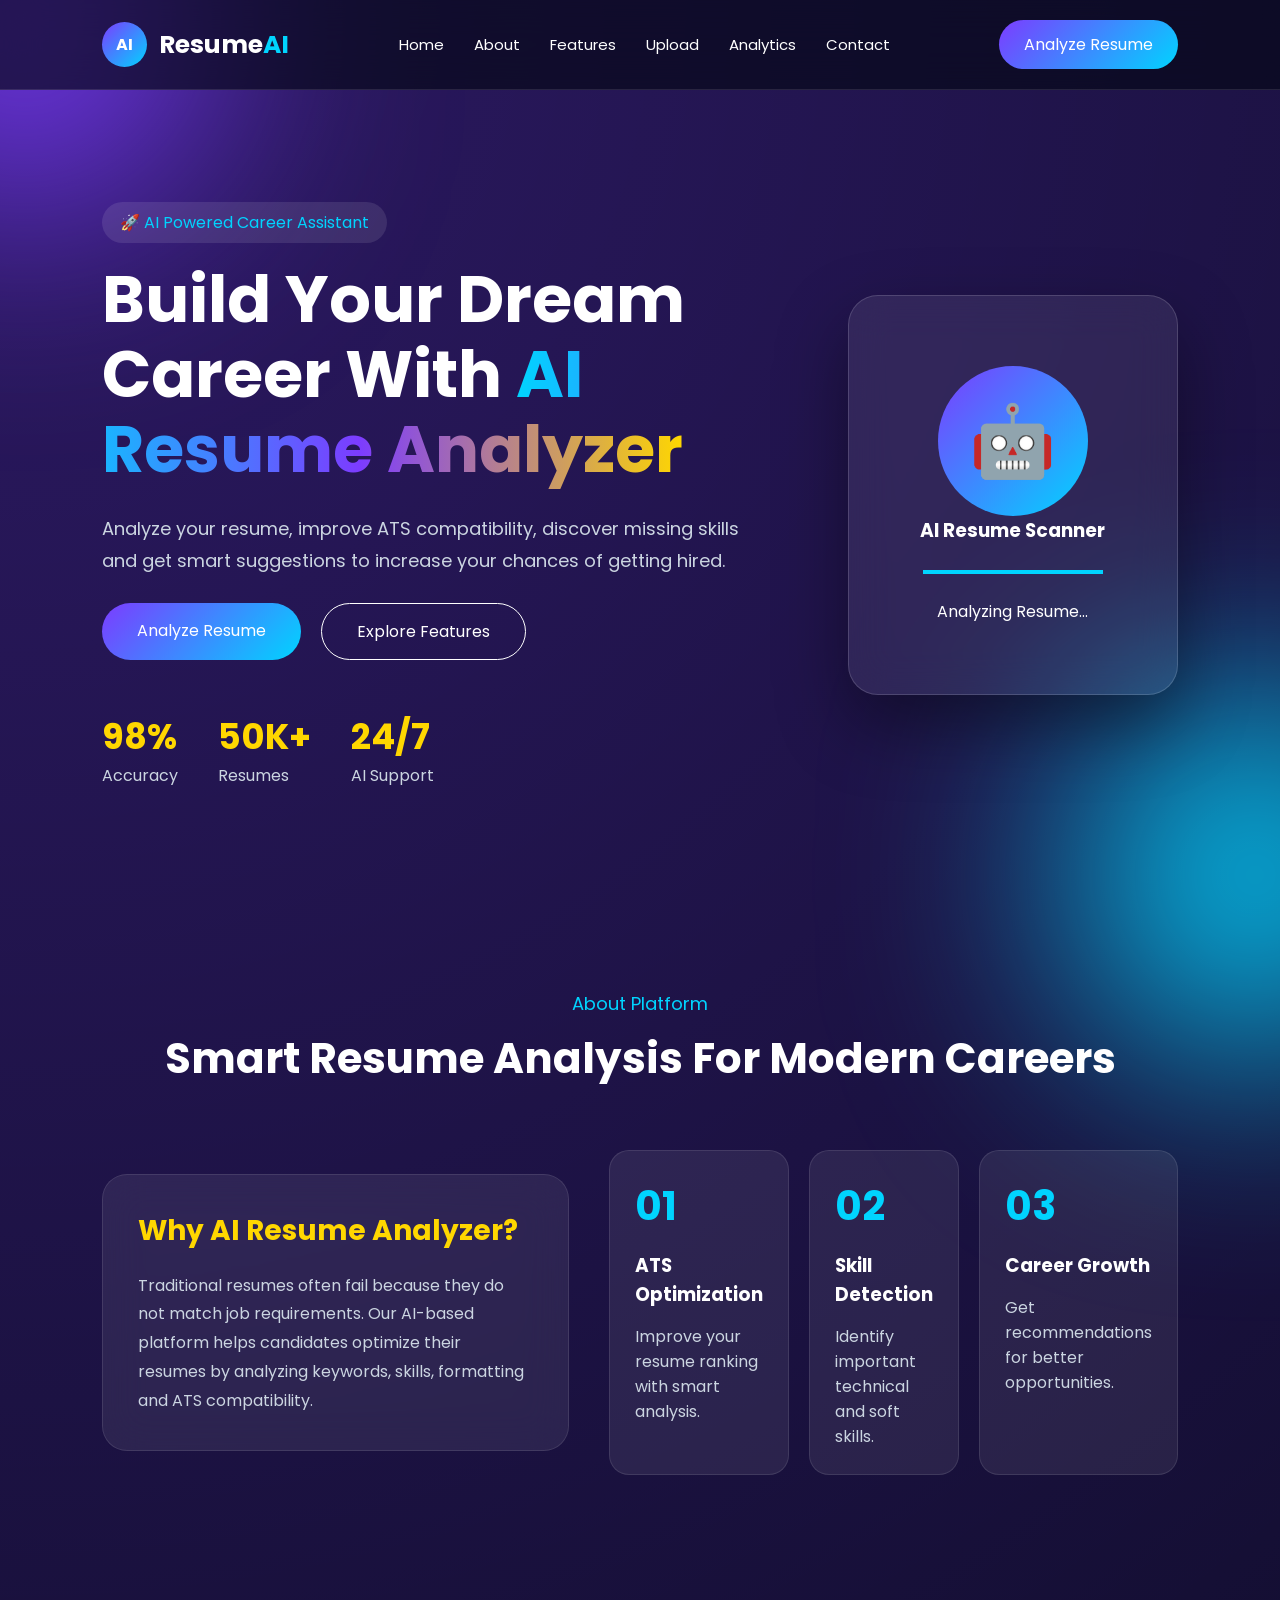
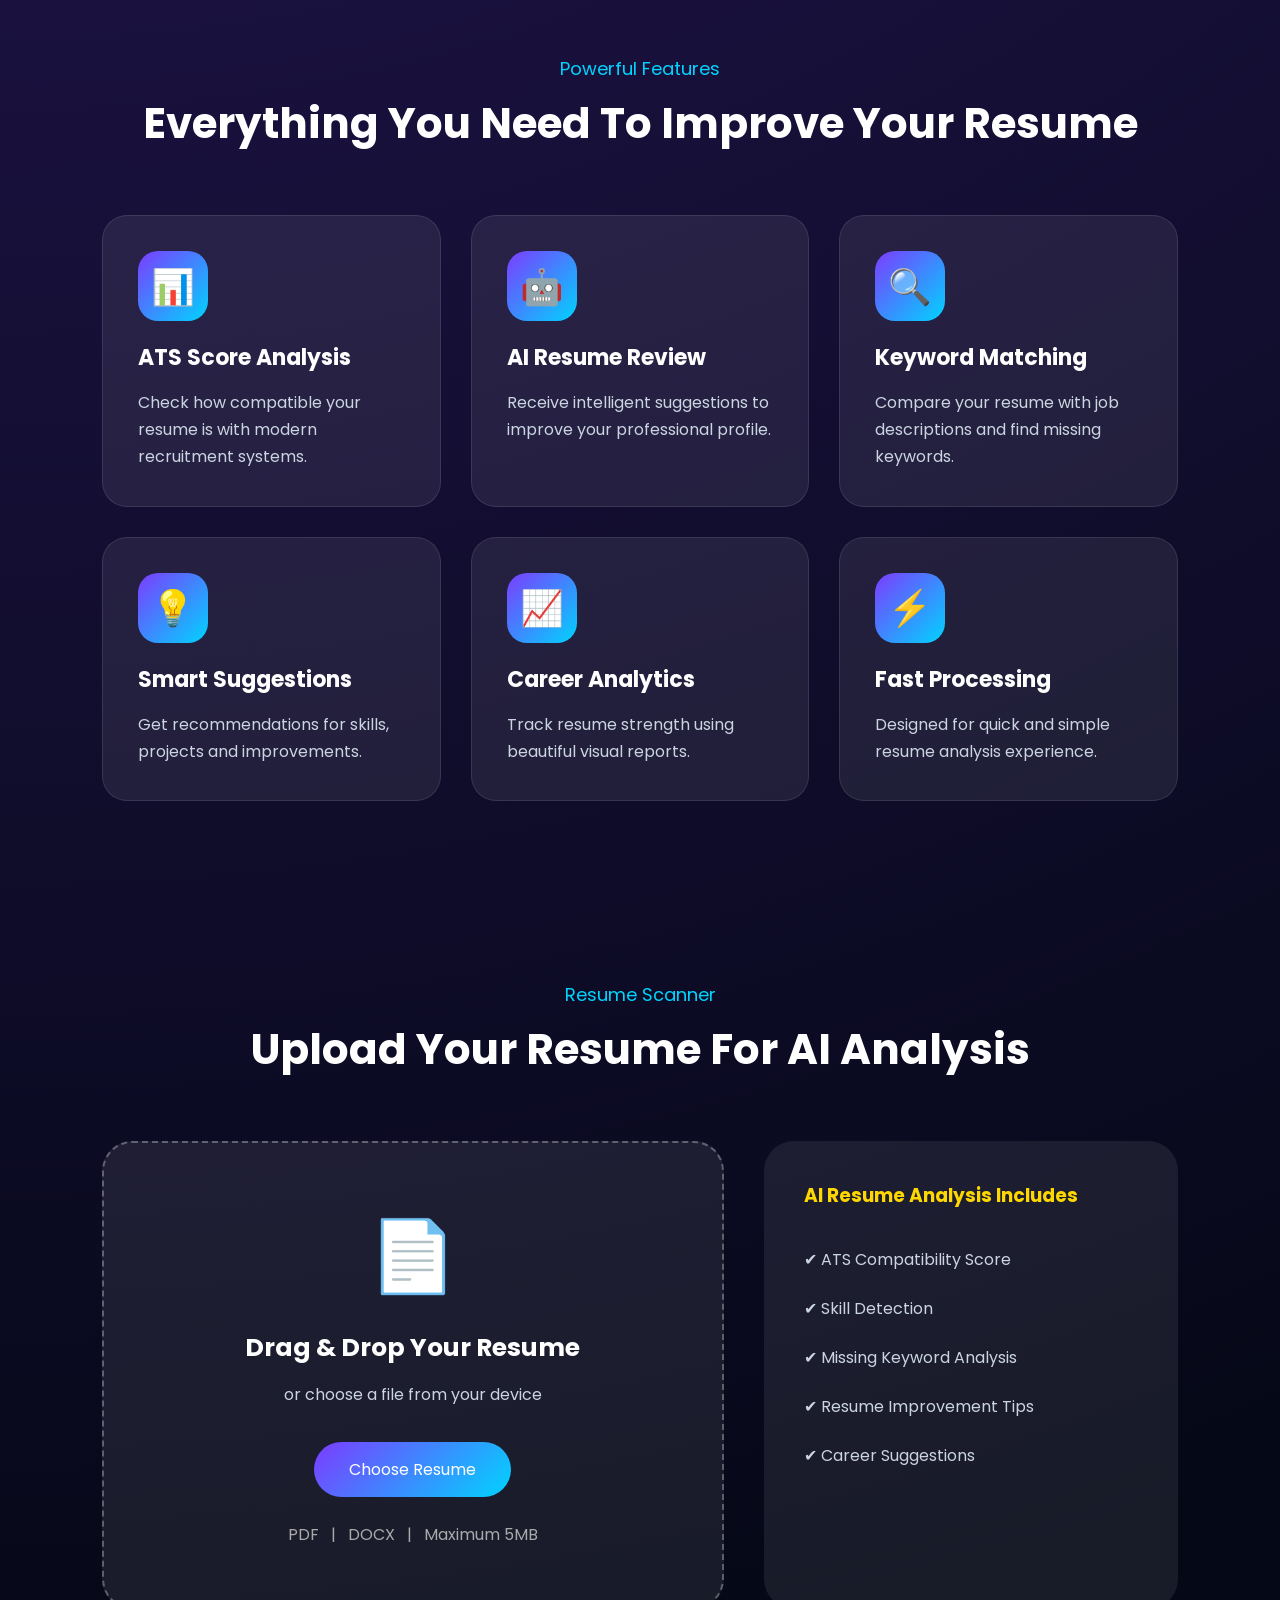
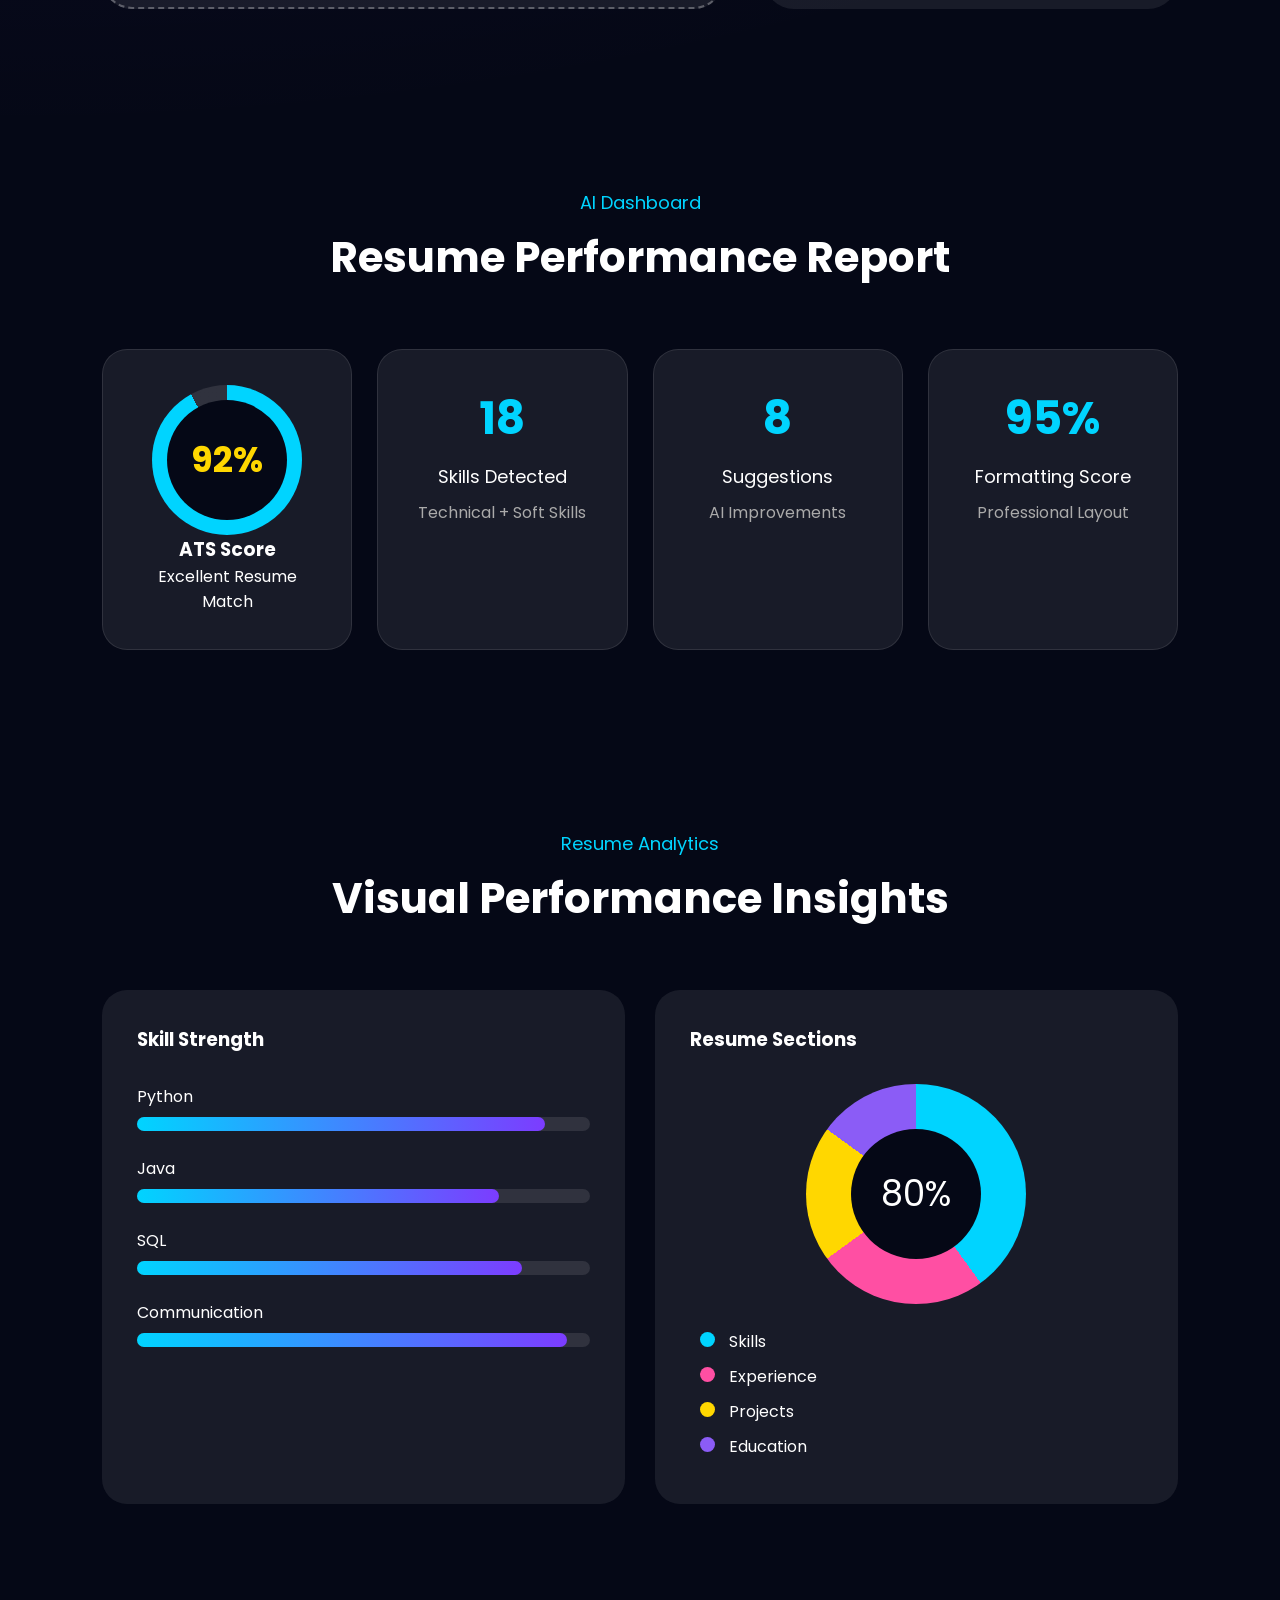
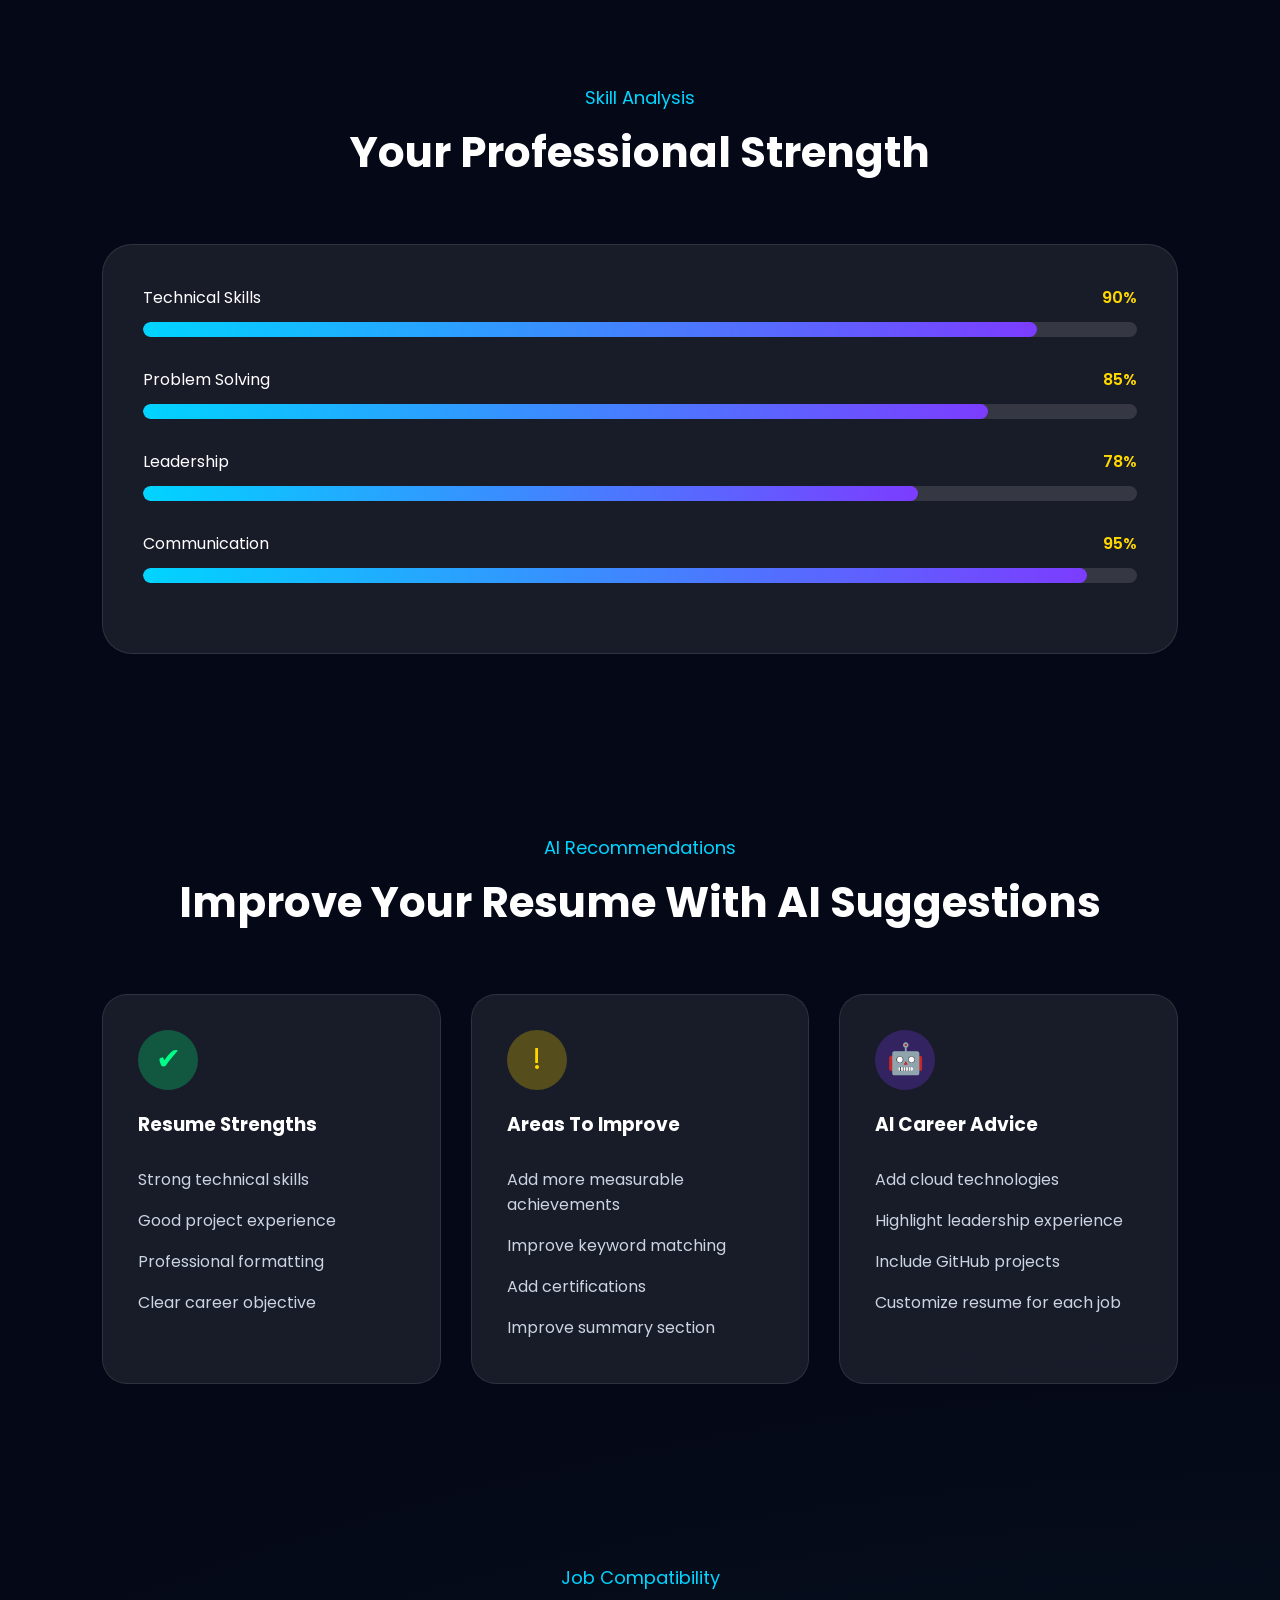
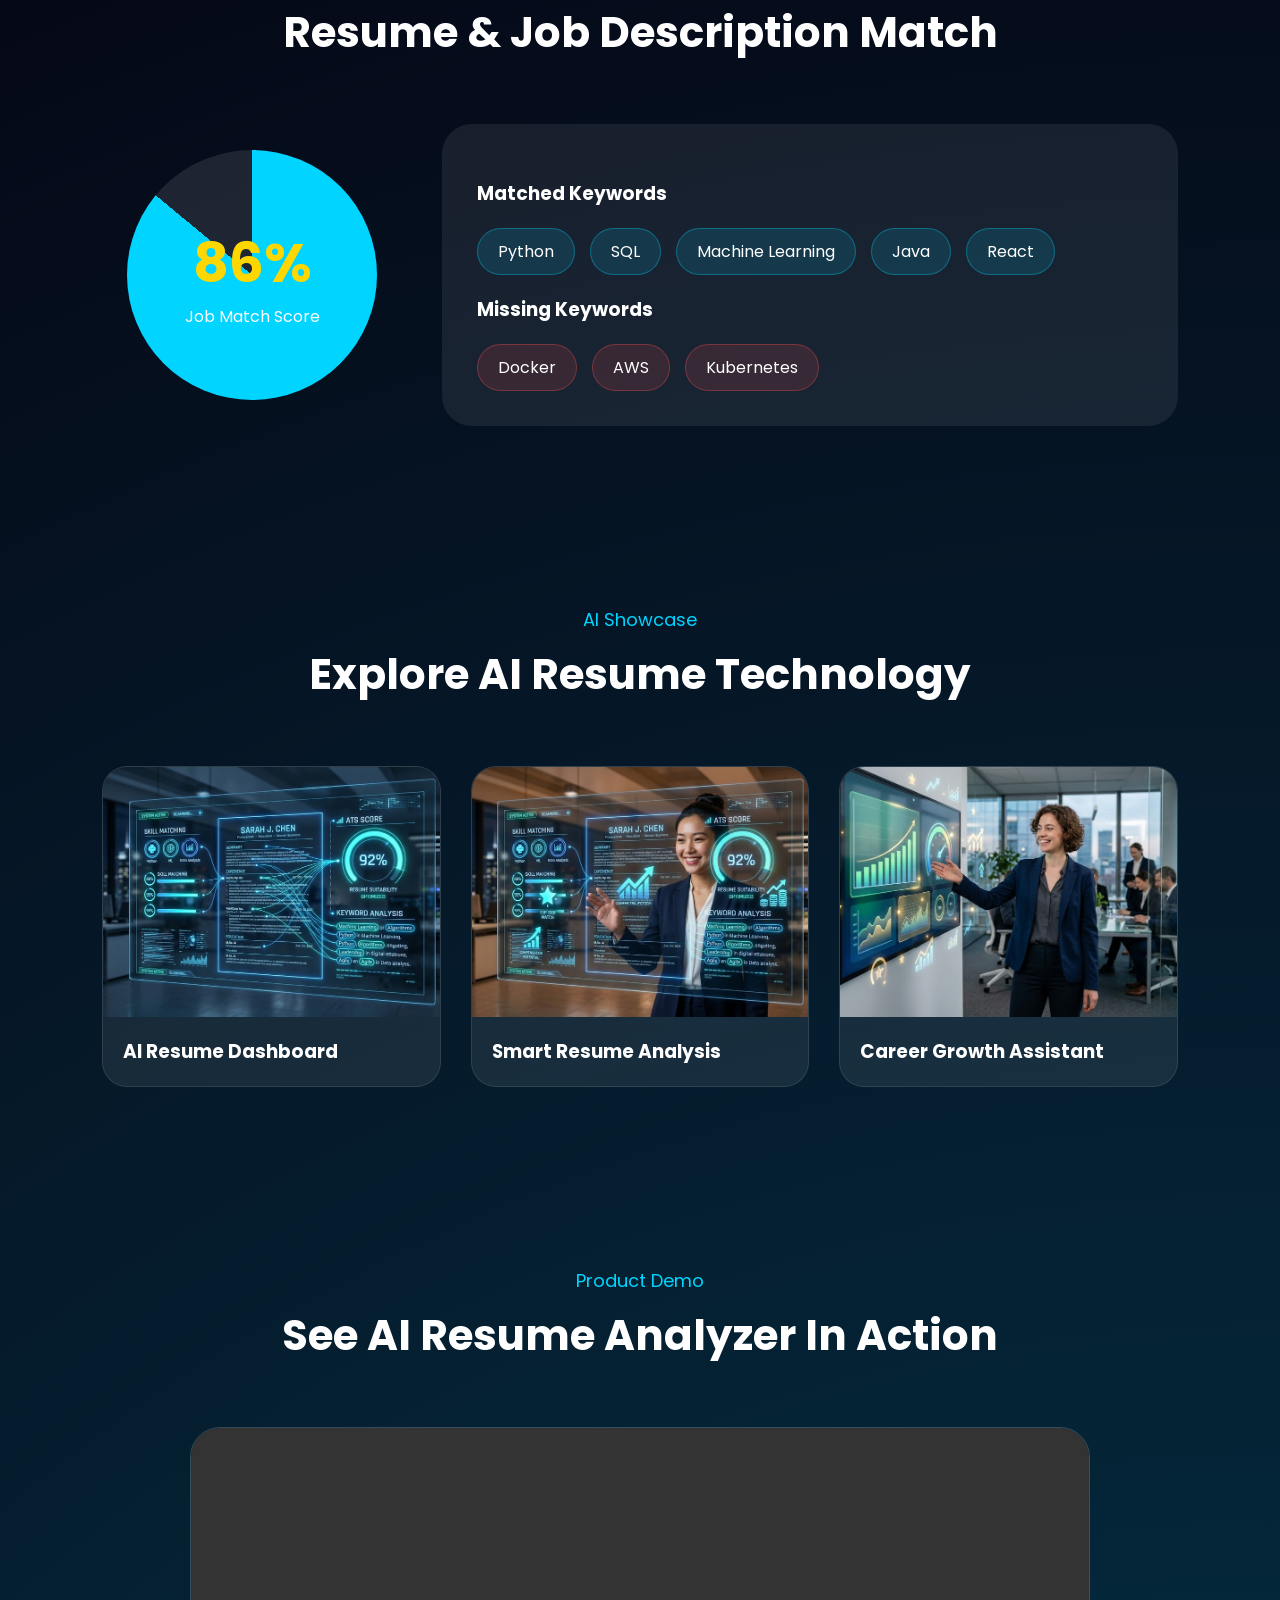
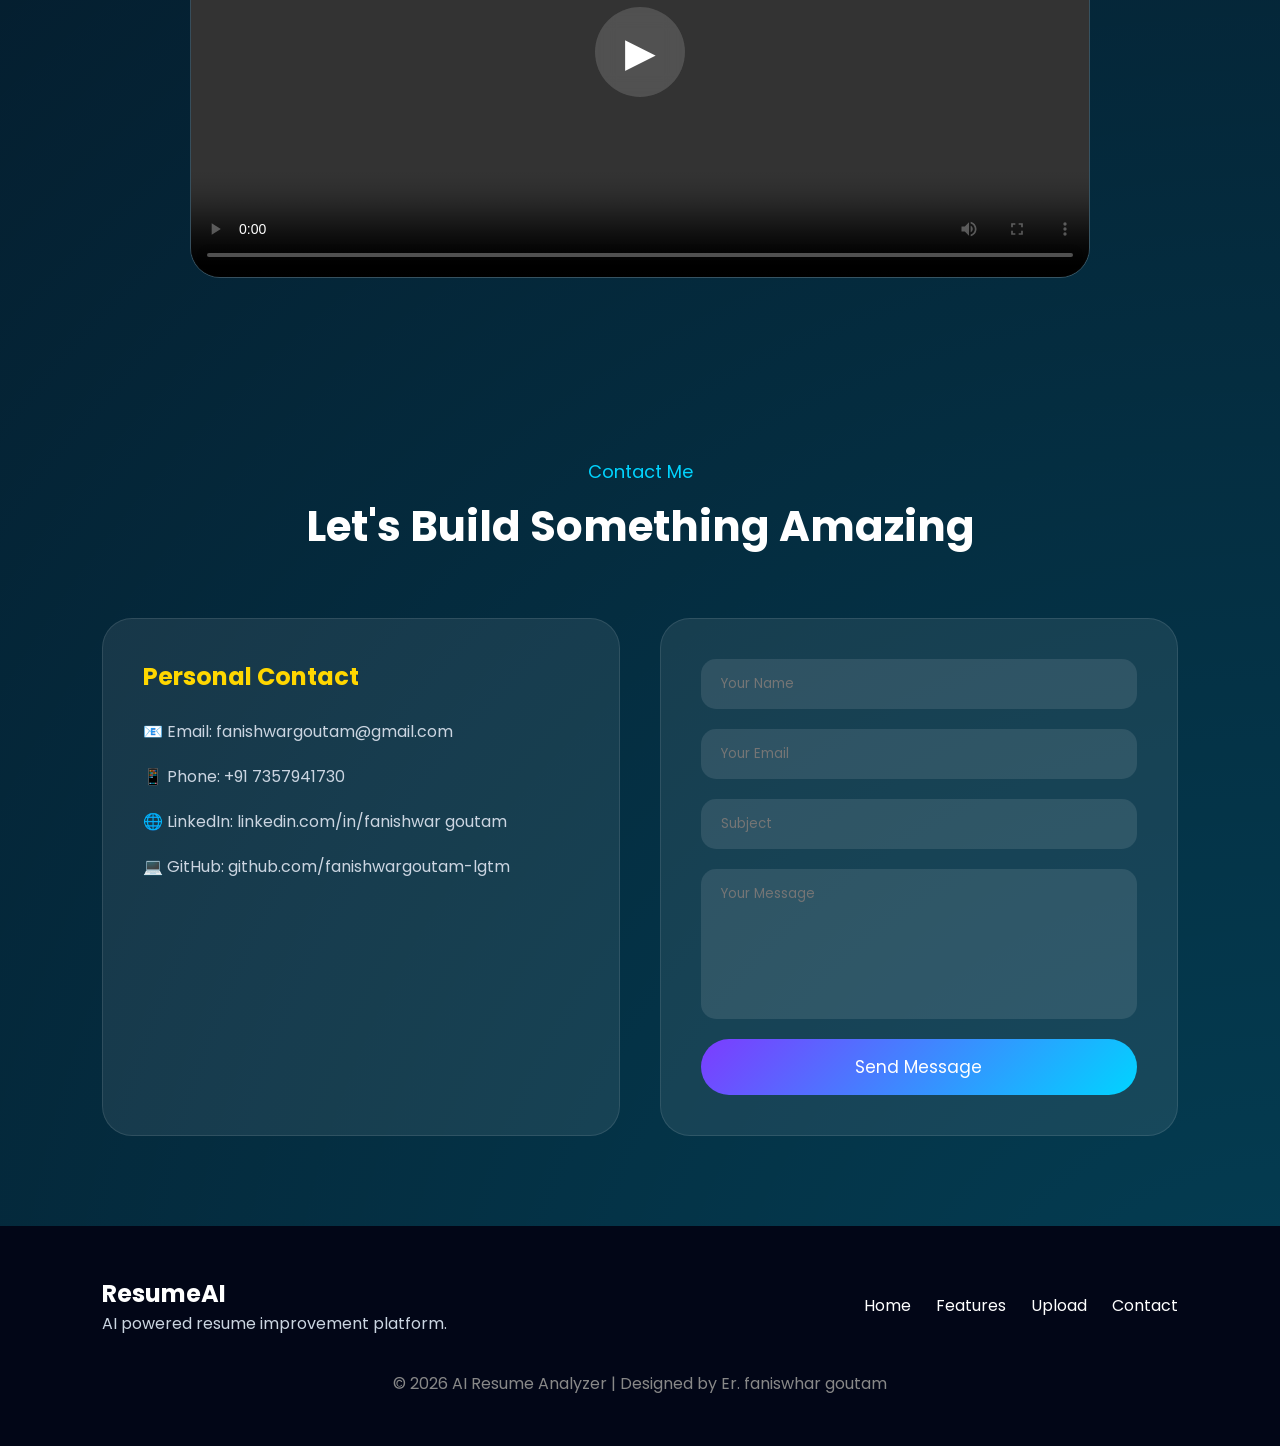
<file: index.html>
<!DOCTYPE html>
<html lang="en">

<head>

<meta charset="UTF-8">
<meta name="viewport" content="width=device-width, initial-scale=1.0">

<title>AI Resume Analyzer | Smart Career Assistant</title>

<link rel="stylesheet" href="responsive.css">

<link href="https://fonts.googleapis.com/css2?family=Poppins:wght@300;400;500;600;700;800&display=swap" rel="stylesheet">

</head>


<body>


<!-- Background Glow -->

<div class="glow glow-one"></div>
<div class="glow glow-two"></div>



<!-- ================= NAVBAR ================= -->

<header class="navbar">

<div class="logo">

<div class="logo-circle">
AI
</div>

<h2>
Resume<span>AI</span>
</h2>

</div>



<nav>

<a href="#home">Home</a>
<a href="#about">About</a>
<a href="#features">Features</a>
<a href="#upload">Upload</a>
<a href="#analytics">Analytics</a>
<a href="#contact">Contact</a>

</nav>



<a href="#upload" class="nav-btn">
Analyze Resume
</a>


</header>





<!-- ================= HERO SECTION ================= -->


<section class="hero" id="home">


<div class="hero-content">


<p class="tag">
🚀 AI Powered Career Assistant
</p>



<h1>

Build Your Dream Career With

<span>
AI Resume Analyzer
</span>

</h1>



<p class="hero-text">

Analyze your resume, improve ATS compatibility,
discover missing skills and get smart suggestions
to increase your chances of getting hired.

</p>



<div class="hero-buttons">


<a href="#upload" class="primary-btn">
Analyze Resume
</a>


<a href="#features" class="secondary-btn">
Explore Features
</a>


</div>



<div class="hero-stats">


<div>

<h2>
98%
</h2>

<p>
Accuracy
</p>

</div>



<div>

<h2>
50K+
</h2>

<p>
Resumes
</p>

</div>



<div>

<h2>
24/7
</h2>

<p>
AI Support
</p>

</div>


</div>



</div>





<div class="hero-image">


<div class="ai-card">


<div class="circle-ai">
🤖
</div>


<h3>
AI Resume Scanner
</h3>


<div class="scan-line"></div>


<p>
Analyzing Resume...
</p>


</div>



</div>


</section>






<!-- ================= ABOUT SECTION ================= -->


<section class="about section" id="about">


<div class="section-title">

<p>
About Platform
</p>

<h2>
Smart Resume Analysis For Modern Careers
</h2>


</div>




<div class="about-container">


<div class="about-box">


<h3>
Why AI Resume Analyzer?
</h3>


<p>

Traditional resumes often fail because they do not match
job requirements. Our AI-based platform helps candidates
optimize their resumes by analyzing keywords, skills,
formatting and ATS compatibility.

</p>


</div>





<div class="about-cards">


<div class="small-card">

<h2>
01
</h2>

<h3>
ATS Optimization
</h3>

<p>
Improve your resume ranking with smart analysis.
</p>


</div>



<div class="small-card">

<h2>
02
</h2>

<h3>
Skill Detection
</h3>

<p>
Identify important technical and soft skills.
</p>


</div>



<div class="small-card">

<h2>
03
</h2>

<h3>
Career Growth
</h3>

<p>
Get recommendations for better opportunities.
</p>


</div>



</div>



</div>


</section>








<!-- ================= FEATURES SECTION ================= -->



<section class="features section" id="features">



<div class="section-title">


<p>
Powerful Features
</p>


<h2>
Everything You Need To Improve Your Resume
</h2>


</div>




<div class="feature-grid">



<div class="feature-card">


<div class="icon">
📊
</div>


<h3>
ATS Score Analysis
</h3>


<p>

Check how compatible your resume is with
modern recruitment systems.

</p>


</div>





<div class="feature-card">


<div class="icon">
🤖
</div>


<h3>
AI Resume Review
</h3>


<p>

Receive intelligent suggestions to improve
your professional profile.

</p>


</div>





<div class="feature-card">


<div class="icon">
🔍
</div>


<h3>
Keyword Matching
</h3>


<p>

Compare your resume with job descriptions
and find missing keywords.

</p>


</div>





<div class="feature-card">


<div class="icon">
💡
</div>


<h3>
Smart Suggestions
</h3>


<p>

Get recommendations for skills,
projects and improvements.

</p>


</div>




<div class="feature-card">


<div class="icon">
📈
</div>


<h3>
Career Analytics
</h3>


<p>

Track resume strength using beautiful
visual reports.

</p>


</div>




<div class="feature-card">


<div class="icon">
⚡
</div>


<h3>
Fast Processing
</h3>


<p>

Designed for quick and simple resume
analysis experience.

</p>


</div>




</div>


</section>
<!-- ================= RESUME UPLOAD SECTION ================= -->

<section class="upload-section section" id="upload">


<div class="section-title">

<p>
Resume Scanner
</p>

<h2>
Upload Your Resume For AI Analysis
</h2>

</div>



<div class="upload-container">



<div class="upload-box">


<div class="upload-icon">
📄
</div>


<h3>
Drag & Drop Your Resume
</h3>


<p>
or choose a file from your device
</p>


<input type="file" id="resume">


<label for="resume" class="upload-btn">

Choose Resume

</label>



<div class="file-support">

PDF &nbsp; | &nbsp; DOCX &nbsp; | &nbsp; Maximum 5MB

</div>


</div>





<div class="upload-info">


<h3>
AI Resume Analysis Includes
</h3>



<ul>

<li>
✔ ATS Compatibility Score
</li>


<li>
✔ Skill Detection
</li>


<li>
✔ Missing Keyword Analysis
</li>


<li>
✔ Resume Improvement Tips
</li>


<li>
✔ Career Suggestions
</li>


</ul>


</div>



</div>


</section>









<!-- ================= ATS DASHBOARD ================= -->


<section class="analytics section" id="analytics">



<div class="section-title">

<p>
AI Dashboard
</p>


<h2>
Resume Performance Report
</h2>


</div>






<div class="dashboard-grid">





<div class="score-card">


<div class="circle-progress">


<div class="circle-inner">

92%

</div>


</div>


<h3>
ATS Score
</h3>


<p>
Excellent Resume Match
</p>


</div>







<div class="stat-card">


<h2>
18
</h2>


<p>
Skills Detected
</p>


<span>
Technical + Soft Skills
</span>


</div>







<div class="stat-card">


<h2>
8
</h2>


<p>
Suggestions
</p>


<span>
AI Improvements
</span>


</div>







<div class="stat-card">


<h2>
95%
</h2>


<p>
Formatting Score
</p>


<span>
Professional Layout
</span>


</div>





</div>





</section>










<!-- ================= CHARTS SECTION ================= -->


<section class="charts-section section">



<div class="section-title">


<p>
Resume Analytics
</p>


<h2>
Visual Performance Insights
</h2>


</div>





<div class="charts-grid">





<!-- BAR CHART -->


<div class="chart-card">


<h3>
Skill Strength
</h3>



<div class="bar-chart">


<div class="bar-item">

<label>
Python
</label>

<div class="bar">

<span style="width:90%"></span>

</div>

</div>





<div class="bar-item">

<label>
Java
</label>

<div class="bar">

<span style="width:80%"></span>

</div>

</div>





<div class="bar-item">

<label>
SQL
</label>

<div class="bar">

<span style="width:85%"></span>

</div>

</div>





<div class="bar-item">

<label>
Communication
</label>

<div class="bar">

<span style="width:95%"></span>

</div>

</div>



</div>



</div>









<!-- PIE CHART -->


<div class="chart-card">


<h3>
Resume Sections
</h3>



<div class="pie-chart">


<div class="pie-center">

80%

</div>


</div>



<div class="legend">


<p>
<span class="blue"></span>
Skills
</p>


<p>
<span class="pink"></span>
Experience
</p>


<p>
<span class="gold"></span>
Projects
</p>


<p>
<span class="purple"></span>
Education
</p>


</div>



</div>





</div>


</section>









<!-- ================= SKILLS ANALYSIS ================= -->


<section class="skills-section section">


<div class="section-title">


<p>
Skill Analysis
</p>


<h2>
Your Professional Strength
</h2>


</div>






<div class="skills-box">





<div class="skill">


<div class="skill-title">

<span>
Technical Skills
</span>

<span>
90%
</span>

</div>


<div class="skill-line">

<span style="width:90%">
</span>

</div>


</div>






<div class="skill">


<div class="skill-title">

<span>
Problem Solving
</span>

<span>
85%
</span>

</div>


<div class="skill-line">

<span style="width:85%">
</span>

</div>


</div>







<div class="skill">


<div class="skill-title">

<span>
Leadership
</span>

<span>
78%
</span>

</div>


<div class="skill-line">

<span style="width:78%">
</span>

</div>


</div>







<div class="skill">


<div class="skill-title">

<span>
Communication
</span>

<span>
95%
</span>

</div>


<div class="skill-line">

<span style="width:95%">
</span>

</div>


</div>






</div>


</section>


<!-- ================= AI SUGGESTIONS SECTION ================= -->


<section class="suggestions section">


<div class="section-title">

<p>
AI Recommendations
</p>


<h2>
Improve Your Resume With AI Suggestions
</h2>


</div>





<div class="suggestion-grid">





<div class="suggestion-card success">


<div class="suggestion-icon">
✔
</div>


<h3>
Resume Strengths
</h3>


<ul>

<li>
Strong technical skills
</li>

<li>
Good project experience
</li>

<li>
Professional formatting
</li>

<li>
Clear career objective
</li>

</ul>


</div>







<div class="suggestion-card warning">


<div class="suggestion-icon">
!
</div>


<h3>
Areas To Improve
</h3>


<ul>

<li>
Add more measurable achievements
</li>

<li>
Improve keyword matching
</li>

<li>
Add certifications
</li>

<li>
Improve summary section
</li>


</ul>


</div>







<div class="suggestion-card ai">


<div class="suggestion-icon">
🤖
</div>


<h3>
AI Career Advice
</h3>


<ul>

<li>
Add cloud technologies
</li>

<li>
Highlight leadership experience
</li>

<li>
Include GitHub projects
</li>

<li>
Customize resume for each job
</li>


</ul>


</div>





</div>



</section>









<!-- ================= JOB MATCH SECTION ================= -->


<section class="job-match section">


<div class="section-title">


<p>
Job Compatibility
</p>


<h2>
Resume & Job Description Match
</h2>


</div>





<div class="match-container">



<div class="match-score">


<h2>
86%
</h2>


<p>
Job Match Score
</p>


</div>





<div class="match-details">


<h3>
Matched Keywords
</h3>


<div class="keyword-box">


<span>
Python
</span>

<span>
SQL
</span>

<span>
Machine Learning
</span>

<span>
Java
</span>

<span>
React
</span>


</div>





<h3>
Missing Keywords
</h3>


<div class="keyword-box missing">


<span>
Docker
</span>

<span>
AWS
</span>

<span>
Kubernetes
</span>


</div>


</div>



</div>



</section>









<!-- ================= GALLERY SECTION ================= -->


<section class="gallery-section section" id="gallery">


<div class="section-title">


<p>
AI Showcase
</p>


<h2>
Explore AI Resume Technology
</h2>


</div>






<div class="gallery-grid">



<div class="gallery-card">


<div class="gallery-image">

<img src="q2.jpg" alt="AI Dashboard">

</div>


<h3>
AI Resume Dashboard
</h3>


</div>






<div class="gallery-card">


<div class="gallery-image">


<img src="q1.jpg" alt="Resume AI">


</div>


<h3>
Smart Resume Analysis
</h3>


</div>







<div class="gallery-card">


<div class="gallery-image">


<img src="q3.jpg" alt="Career AI">


</div>


<h3>
Career Growth Assistant
</h3>


</div>




</div>



</section>









<!-- ================= DEMO VIDEO SECTION ================= -->


<section class="video-section section" id="demo">



<div class="section-title">


<p>
Product Demo
</p>


<h2>
See AI Resume Analyzer In Action
</h2>


</div>






<div class="video-container">


<video controls>


<source src="v1.mp4" type="video/mp4">


Your browser does not support video.


</video>


<div class="video-overlay">


▶


</div>


</div>



</section>









<!-- ================= CONTACT SECTION ================= -->


<section class="contact section" id="contact">



<div class="section-title">


<p>
Contact Me
</p>


<h2>
Let's Build Something Amazing
</h2>


</div>







<div class="contact-container">






<div class="contact-info">


<h2>
Personal Contact
</h2>



<p>
📧 Email:
fanishwargoutam@gmail.com
</p>


<p>
📱 Phone:
+91 7357941730
</p>


<p>
🌐 LinkedIn:
linkedin.com/in/fanishwar goutam 
</p>


<p>
💻 GitHub:
github.com/fanishwargoutam-lgtm
</p>



</div>







<form class="contact-form">


<input 
type="text"
placeholder="Your Name"
>


<input 
type="email"
placeholder="Your Email"
>


<input 
type="text"
placeholder="Subject"
>


<textarea 
placeholder="Your Message">
</textarea>


<button>
Send Message
</button>


</form>





</div>




</section>









<!-- ================= FOOTER ================= -->



<footer>


<div class="footer-content">



<div>

<h2>
ResumeAI
</h2>


<p>
AI powered resume improvement platform.
</p>


</div>





<div class="footer-links">


<a href="#home">
Home
</a>


<a href="#features">
Features
</a>


<a href="#upload">
Upload
</a>


<a href="#contact">
Contact
</a>


</div>






</div>




<div class="copyright">


© 2026 AI Resume Analyzer | Designed by Er. faniswhar goutam 


</div>



</footer>
</body>

</html>
</file>
<file: responsive.css>
/* ===============================
   GLOBAL SETTINGS
================================ */

*{
    margin:0;
    padding:0;
    box-sizing:border-box;
    font-family:'Poppins',sans-serif;
    scroll-behavior:smooth;
}


:root{

    --primary:#7c3cff;
    --secondary:#00d4ff;
    --gold:#ffd700;

    --bg:#050816;
    --card:rgba(255,255,255,0.08);

    --text:#ffffff;
    --muted:#cbd5e1;

}



body{

    background:
    radial-gradient(circle at top left,#7c3cff55,transparent 35%),
    radial-gradient(circle at bottom right,#00d4ff44,transparent 35%),
    var(--bg);

    color:var(--text);

    overflow-x:hidden;

}





/* ===============================
   BACKGROUND GLOW
================================ */


.glow{

    position:fixed;

    width:350px;
    height:350px;

    border-radius:50%;

    filter:blur(120px);

    z-index:-1;

}


.glow-one{

    background:#7c3cff;

    top:-150px;
    left:-150px;

}



.glow-two{

    background:#00d4ff;

    bottom:-150px;
    right:-150px;

}






/* ===============================
 NAVBAR
================================ */


.navbar{


    width:100%;

    padding:20px 8%;

    display:flex;

    align-items:center;

    justify-content:space-between;


    position:sticky;

    top:0;

    z-index:100;


    background:rgba(5,8,22,.65);

    backdrop-filter:blur(20px);

    border-bottom:1px solid rgba(255,255,255,.1);


}




.logo{

    display:flex;

    align-items:center;

    gap:12px;

}



.logo-circle{


    width:45px;

    height:45px;

    border-radius:50%;

    display:flex;

    align-items:center;

    justify-content:center;


    background:
    linear-gradient(135deg,var(--primary),var(--secondary));


    font-weight:700;

}




.logo h2{

    font-size:25px;

}



.logo span{

    color:var(--secondary);

}



nav{

    display:flex;

    gap:30px;

}



nav a{

    text-decoration:none;

    color:white;

    font-size:15px;

    transition:.3s;

}



nav a:hover{

    color:var(--secondary);

}






.nav-btn{


    text-decoration:none;

    color:white;


    padding:12px 25px;

    border-radius:30px;


    background:
    linear-gradient(135deg,var(--primary),var(--secondary));


    transition:.3s;


}



.nav-btn:hover{

    transform:translateY(-4px);

    box-shadow:0 10px 30px #00d4ff66;

}









/* ===============================
 HERO SECTION
================================ */


.hero{


    min-height:90vh;

    padding:80px 8%;


    display:flex;

    align-items:center;

    justify-content:space-between;


    gap:50px;


}




.hero-content{

    max-width:650px;

}



.tag{

    display:inline-block;

    padding:8px 18px;

    border-radius:30px;

    background:rgba(255,255,255,.1);

    color:var(--secondary);

    margin-bottom:20px;

}





.hero h1{


    font-size:65px;

    line-height:1.15;


}




.hero h1 span{


    background:
    linear-gradient(90deg,
    #00d4ff,
    #7c3cff,
    #ffd700);


    -webkit-background-clip:text;

    color:transparent;


}





.hero-text{


    margin:25px 0;

    font-size:18px;

    color:var(--muted);

    line-height:1.8;


}




.hero-buttons{

    display:flex;

    gap:20px;

}




.primary-btn,
.secondary-btn{


    padding:15px 35px;

    border-radius:50px;

    text-decoration:none;

    transition:.3s;

}



.primary-btn{


    color:white;

    background:
    linear-gradient(135deg,
    var(--primary),
    var(--secondary));


}



.secondary-btn{


    border:1px solid white;

    color:white;


}



.primary-btn:hover,
.secondary-btn:hover{


    transform:translateY(-5px);

}





.hero-stats{


    display:flex;

    gap:40px;

    margin-top:50px;

}




.hero-stats h2{


    color:var(--gold);

    font-size:35px;

}



.hero-stats p{

    color:var(--muted);

}








/* ===============================
 AI CARD
================================ */


.hero-image{

    display:flex;

    justify-content:center;

}



.ai-card{


    width:330px;

    height:400px;


    border-radius:30px;


    background:
    rgba(255,255,255,.08);


    backdrop-filter:blur(20px);


    border:1px solid rgba(255,255,255,.15);


    display:flex;

    flex-direction:column;

    align-items:center;

    justify-content:center;


    box-shadow:
    0 30px 70px rgba(0,0,0,.4);



    animation:floating 4s infinite;


}



.circle-ai{


    width:150px;

    height:150px;


    border-radius:50%;


    display:flex;

    align-items:center;

    justify-content:center;


    font-size:70px;


    background:
    linear-gradient(135deg,
    var(--primary),
    var(--secondary));


}



.scan-line{


    width:180px;

    height:4px;

    background:#00d4ff;

    margin:25px 0;


    animation:scan 2s infinite;


}




@keyframes scan{

    50%{

        transform:translateX(30px);

    }

}



@keyframes floating{


    50%{

        transform:translateY(-20px);

    }

}






/* ===============================
 GENERAL SECTION
================================ */



.section{


    padding:90px 8%;


}



.section-title{


    text-align:center;

    margin-bottom:60px;


}



.section-title p{


    color:var(--secondary);

    font-size:18px;


}



.section-title h2{


    font-size:42px;

    margin-top:10px;


}
/* ===============================
   ABOUT SECTION
================================ */


.about-container{

    display:grid;

    grid-template-columns:1fr 1fr;

    gap:40px;

    align-items:center;

}



.about-box{

    padding:35px;

    background:var(--card);

    border-radius:25px;

    backdrop-filter:blur(20px);

    border:1px solid rgba(255,255,255,.1);

}



.about-box h3{

    font-size:28px;

    margin-bottom:20px;

    color:var(--gold);

}



.about-box p{

    color:var(--muted);

    line-height:1.8;

}





.about-cards{

    display:grid;

    grid-template-columns:repeat(3,1fr);

    gap:20px;

}



.small-card{


    padding:25px;


    background:var(--card);


    border-radius:20px;


    border:1px solid rgba(255,255,255,.1);


    transition:.4s;


}



.small-card:hover{


    transform:translateY(-10px);

    background:rgba(255,255,255,.15);


}



.small-card h2{

    color:var(--secondary);

    font-size:40px;

}



.small-card h3{

    margin:15px 0;

}



.small-card p{

    color:var(--muted);

}







/* ===============================
 FEATURES
================================ */


.feature-grid{


    display:grid;


    grid-template-columns:
    repeat(3,1fr);


    gap:30px;


}



.feature-card{


    padding:35px;


    background:var(--card);


    border-radius:25px;


    border:1px solid rgba(255,255,255,.1);


    transition:.4s;


}



.feature-card:hover{


    transform:translateY(-12px);


    box-shadow:
    0 20px 50px rgba(0,0,0,.3);


}



.icon{


    width:70px;

    height:70px;


    border-radius:20px;


    display:flex;

    align-items:center;

    justify-content:center;


    font-size:35px;


    background:
    linear-gradient(135deg,
    var(--primary),
    var(--secondary));


    margin-bottom:20px;


}



.feature-card h3{


    margin-bottom:15px;

    font-size:22px;


}



.feature-card p{


    color:var(--muted);

    line-height:1.7;


}









/* ===============================
 UPLOAD SECTION
================================ */


.upload-container{


    display:grid;

    grid-template-columns:1.5fr 1fr;

    gap:40px;


}



.upload-box{


    padding:60px 30px;


    text-align:center;


    border-radius:30px;


    background:var(--card);


    border:2px dashed rgba(255,255,255,.3);


    transition:.3s;


}



.upload-box:hover{


    border-color:var(--secondary);

    transform:translateY(-5px);


}



.upload-icon{


    font-size:70px;

    margin-bottom:20px;


}



.upload-box h3{

    font-size:25px;

}



.upload-box p{

    color:var(--muted);

    margin:15px;

}



.upload-box input{

    display:none;

}



.upload-btn{


    display:inline-block;


    margin-top:20px;


    padding:15px 35px;


    border-radius:50px;


    background:
    linear-gradient(135deg,
    var(--primary),
    var(--secondary));


    cursor:pointer;


}



.file-support{


    margin-top:25px;

    color:#aaa;

}





.upload-info{


    background:var(--card);


    padding:40px;


    border-radius:30px;


}



.upload-info h3{


    color:var(--gold);

    margin-bottom:25px;


}



.upload-info li{


    list-style:none;

    padding:12px 0;

    color:var(--muted);


}









/* ===============================
 DASHBOARD
================================ */



.dashboard-grid{


    display:grid;


    grid-template-columns:
    repeat(4,1fr);


    gap:25px;


}




.score-card,
.stat-card{


    background:var(--card);


    border-radius:25px;


    padding:35px;


    text-align:center;


    border:1px solid rgba(255,255,255,.1);


}



.circle-progress{


    width:150px;

    height:150px;


    margin:auto;


    border-radius:50%;


    background:
    conic-gradient(
    var(--secondary) 92%,
    rgba(255,255,255,.1) 0);


    
    display:flex;

    justify-content:center;

    align-items:center;


}



.circle-inner{


    width:120px;

    height:120px;


    border-radius:50%;


    background:#050816;


    display:flex;

    align-items:center;

    justify-content:center;


    font-size:35px;


    font-weight:bold;


    color:var(--gold);


}




.stat-card h2{


    font-size:45px;

    color:var(--secondary);


}



.stat-card p{


    font-size:18px;

    margin:10px;


}



.stat-card span{

    color:#aaa;

}









/* ===============================
 CHARTS
================================ */


.charts-grid{


    display:grid;


    grid-template-columns:1fr 1fr;


    gap:30px;


}




.chart-card{


    background:var(--card);


    padding:35px;


    border-radius:25px;


}



.chart-card h3{


    margin-bottom:30px;

}



.bar-item{


    margin-bottom:25px;


}



.bar-item label{


    display:block;

    margin-bottom:8px;


}



.bar{


    height:14px;


    background:
    rgba(255,255,255,.1);


    border-radius:20px;


}



.bar span{


    display:block;


    height:100%;


    border-radius:20px;


    background:
    linear-gradient(90deg,
    var(--secondary),
    var(--primary));


}






/* PIE CHART */


.pie-chart{


    width:220px;

    height:220px;


    margin:auto;


    border-radius:50%;


    background:


    conic-gradient(

    var(--secondary) 0 40%,

    #ff4fa3 40% 65%,

    var(--gold) 65% 85%,

    #8b5cf6 85%


    );


    display:flex;

    align-items:center;

    justify-content:center;


}



.pie-center{


    width:130px;

    height:130px;


    border-radius:50%;


    background:#050816;


    display:flex;

    align-items:center;

    justify-content:center;


    font-size:35px;

    color:white;


}



.legend{


    margin-top:25px;

}



.legend p{


    margin:10px;


}



.legend span{


    display:inline-block;


    width:15px;

    height:15px;


    border-radius:50%;


    margin-right:10px;


}



.blue{

    background:#00d4ff;

}


.pink{

    background:#ff4fa3;

}


.gold{

    background:#ffd700;

}


.purple{

    background:#8b5cf6;

}
/* ===============================
   SKILLS ANALYSIS
================================ */


.skills-box{


    background:var(--card);

    padding:40px;

    border-radius:30px;

    border:1px solid rgba(255,255,255,.1);


}



.skill{


    margin-bottom:30px;


}



.skill-title{


    display:flex;

    justify-content:space-between;


    margin-bottom:12px;


}



.skill-title span:last-child{


    color:var(--gold);

    font-weight:600;


}



.skill-line{


    height:15px;


    background:
    rgba(255,255,255,.12);


    border-radius:30px;


    overflow:hidden;


}



.skill-line span{


    display:block;


    height:100%;


    border-radius:30px;


    background:
    linear-gradient(
    90deg,
    var(--secondary),
    var(--primary)
    );


}








/* ===============================
 AI SUGGESTIONS
================================ */


.suggestion-grid{


    display:grid;


    grid-template-columns:
    repeat(3,1fr);


    gap:30px;


}



.suggestion-card{


    padding:35px;


    border-radius:25px;


    background:var(--card);


    border:1px solid rgba(255,255,255,.1);


    transition:.4s;


}



.suggestion-card:hover{


    transform:translateY(-10px);


}



.suggestion-icon{


    width:60px;

    height:60px;


    border-radius:50%;


    display:flex;


    justify-content:center;


    align-items:center;


    font-size:30px;


    margin-bottom:20px;


}



.success .suggestion-icon{


    background:#00ff8844;

    color:#00ff88;


}



.warning .suggestion-icon{


    background:#ffd70044;

    color:#ffd700;


}



.ai .suggestion-icon{


    background:#7c3cff44;

    color:#00d4ff;


}



.suggestion-card h3{


    margin-bottom:20px;


}



.suggestion-card ul{


    list-style:none;


}



.suggestion-card li{


    color:var(--muted);


    padding:8px 0;


}









/* ===============================
 JOB MATCH SECTION
================================ */


.match-container{


    display:grid;


    grid-template-columns:300px 1fr;


    gap:40px;


    align-items:center;


}



.match-score{


    width:250px;


    height:250px;


    border-radius:50%;


    background:


    conic-gradient(
    var(--secondary) 86%,
    rgba(255,255,255,.1) 0);


    display:flex;


    flex-direction:column;


    justify-content:center;


    align-items:center;


    margin:auto;


}



.match-score h2{


    font-size:55px;


    color:var(--gold);


}



.match-score p{


    color:white;


}





.match-details{


    background:var(--card);


    padding:35px;


    border-radius:30px;


}



.match-details h3{


    margin:20px 0;


}



.keyword-box{


    display:flex;


    flex-wrap:wrap;


    gap:15px;


}



.keyword-box span{


    padding:10px 20px;


    border-radius:30px;


    background:#00d4ff22;


    border:1px solid #00d4ff55;


}



.keyword-box.missing span{


    background:#ff4f4f22;


    border-color:#ff4f4f55;


}









/* ===============================
 GALLERY
================================ */


.gallery-grid{


    display:grid;


    grid-template-columns:
    repeat(3,1fr);


    gap:30px;


}



.gallery-card{


    background:var(--card);


    border-radius:25px;


    overflow:hidden;


    border:1px solid rgba(255,255,255,.1);


    transition:.4s;


}



.gallery-card:hover{


    transform:translateY(-12px);


}



.gallery-image{


    height:250px;


    overflow:hidden;


}



.gallery-image img{


    width:100%;


    height:100%;


    object-fit:cover;


    transition:.5s;


}



.gallery-card:hover img{


    transform:scale(1.1);


}



.gallery-card h3{


    padding:20px;


}









/* ===============================
 VIDEO SECTION
================================ */


.video-container{


    position:relative;


    max-width:900px;


    margin:auto;


    border-radius:30px;


    overflow:hidden;


    border:1px solid rgba(255,255,255,.2);


}



.video-container video{


    width:100%;


    display:block;


}



.video-overlay{


    position:absolute;


    top:50%;


    left:50%;


    transform:translate(-50%,-50%);


    width:90px;


    height:90px;


    border-radius:50%;


    background:
    rgba(255,255,255,.15);


    backdrop-filter:blur(10px);


    display:flex;


    justify-content:center;


    align-items:center;


    font-size:40px;


}








/* ===============================
 CONTACT SECTION
================================ */


.contact-container{


    display:grid;


    grid-template-columns:1fr 1fr;


    gap:40px;


}



.contact-info,


.contact-form{


    background:var(--card);


    padding:40px;


    border-radius:30px;


    border:1px solid rgba(255,255,255,.1);


}



.contact-info h2{


    color:var(--gold);


    margin-bottom:25px;


}



.contact-info p{


    color:var(--muted);


    margin:20px 0;


}




.contact-form{


    display:flex;


    flex-direction:column;


    gap:20px;


}



.contact-form input,


.contact-form textarea{


    width:100%;


    padding:15px 20px;


    border-radius:15px;


    border:none;


    outline:none;


    background:
    rgba(255,255,255,.1);


    color:white;


}



.contact-form textarea{


    height:150px;


    resize:none;


}



.contact-form button{


    padding:15px;


    border:none;


    border-radius:30px;


    color:white;


    cursor:pointer;


    font-size:17px;


    background:
    linear-gradient(
    135deg,
    var(--primary),
    var(--secondary)
    );


}









/* ===============================
 FOOTER
================================ */


footer{


    padding:50px 8%;


    background:#020617;


}



.footer-content{


    display:flex;


    justify-content:space-between;


    align-items:center;


}



.footer-content p{


    color:var(--muted);


}



.footer-links{


    display:flex;


    gap:25px;


}



.footer-links a{


    text-decoration:none;


    color:white;


}



.footer-links a:hover{


    color:var(--secondary);


}



.copyright{


    text-align:center;


    margin-top:35px;


    color:#888;


}








/* ===============================
 EXTRA ANIMATIONS
================================ */


.feature-card,
.stat-card,
.chart-card,
.suggestion-card,
.gallery-card{


    animation:fadeUp .8s ease;


}



@keyframes fadeUp{


    from{


        opacity:0;

        transform:translateY(40px);


    }


    to{


        opacity:1;

        transform:translateY(0);


    }


}
/* ===========================
   MOBILE RESPONSIVE
=========================== */

@media (max-width: 768px){

    .navbar{
        flex-direction:column;
        gap:20px;
        padding:20px;
    }

    nav{
        flex-wrap:wrap;
        justify-content:center;
        gap:15px;
    }

    .hero{
        flex-direction:column;
        text-align:center;
        padding:50px 20px;
    }

    .hero h1{
        font-size:40px;
    }

    .hero-text{
        font-size:16px;
    }

    .hero-buttons{
        flex-direction:column;
        align-items:center;
    }

    .hero-stats{
        justify-content:center;
        flex-wrap:wrap;
        gap:20px;
    }

    .hero-image{
        margin-top:30px;
    }

    .ai-card{
        width:100%;
        max-width:320px;
        height:auto;
        padding:30px;
    }

    .about-container,
    .upload-container,
    .dashboard-grid,
    .charts-grid,
    .contact-container,
    .match-container{
        grid-template-columns:1fr;
    }

    .about-cards,
    .feature-grid,
    .suggestion-grid,
    .gallery-grid{
        grid-template-columns:1fr;
    }

    .section-title h2{
        font-size:32px;
    }

    .match-score{
        width:220px;
        height:220px;
    }

    .footer-content{
        flex-direction:column;
        text-align:center;
        gap:25px;
    }

    .footer-links{
        flex-wrap:wrap;
        justify-content:center;
    }
}
</file>
